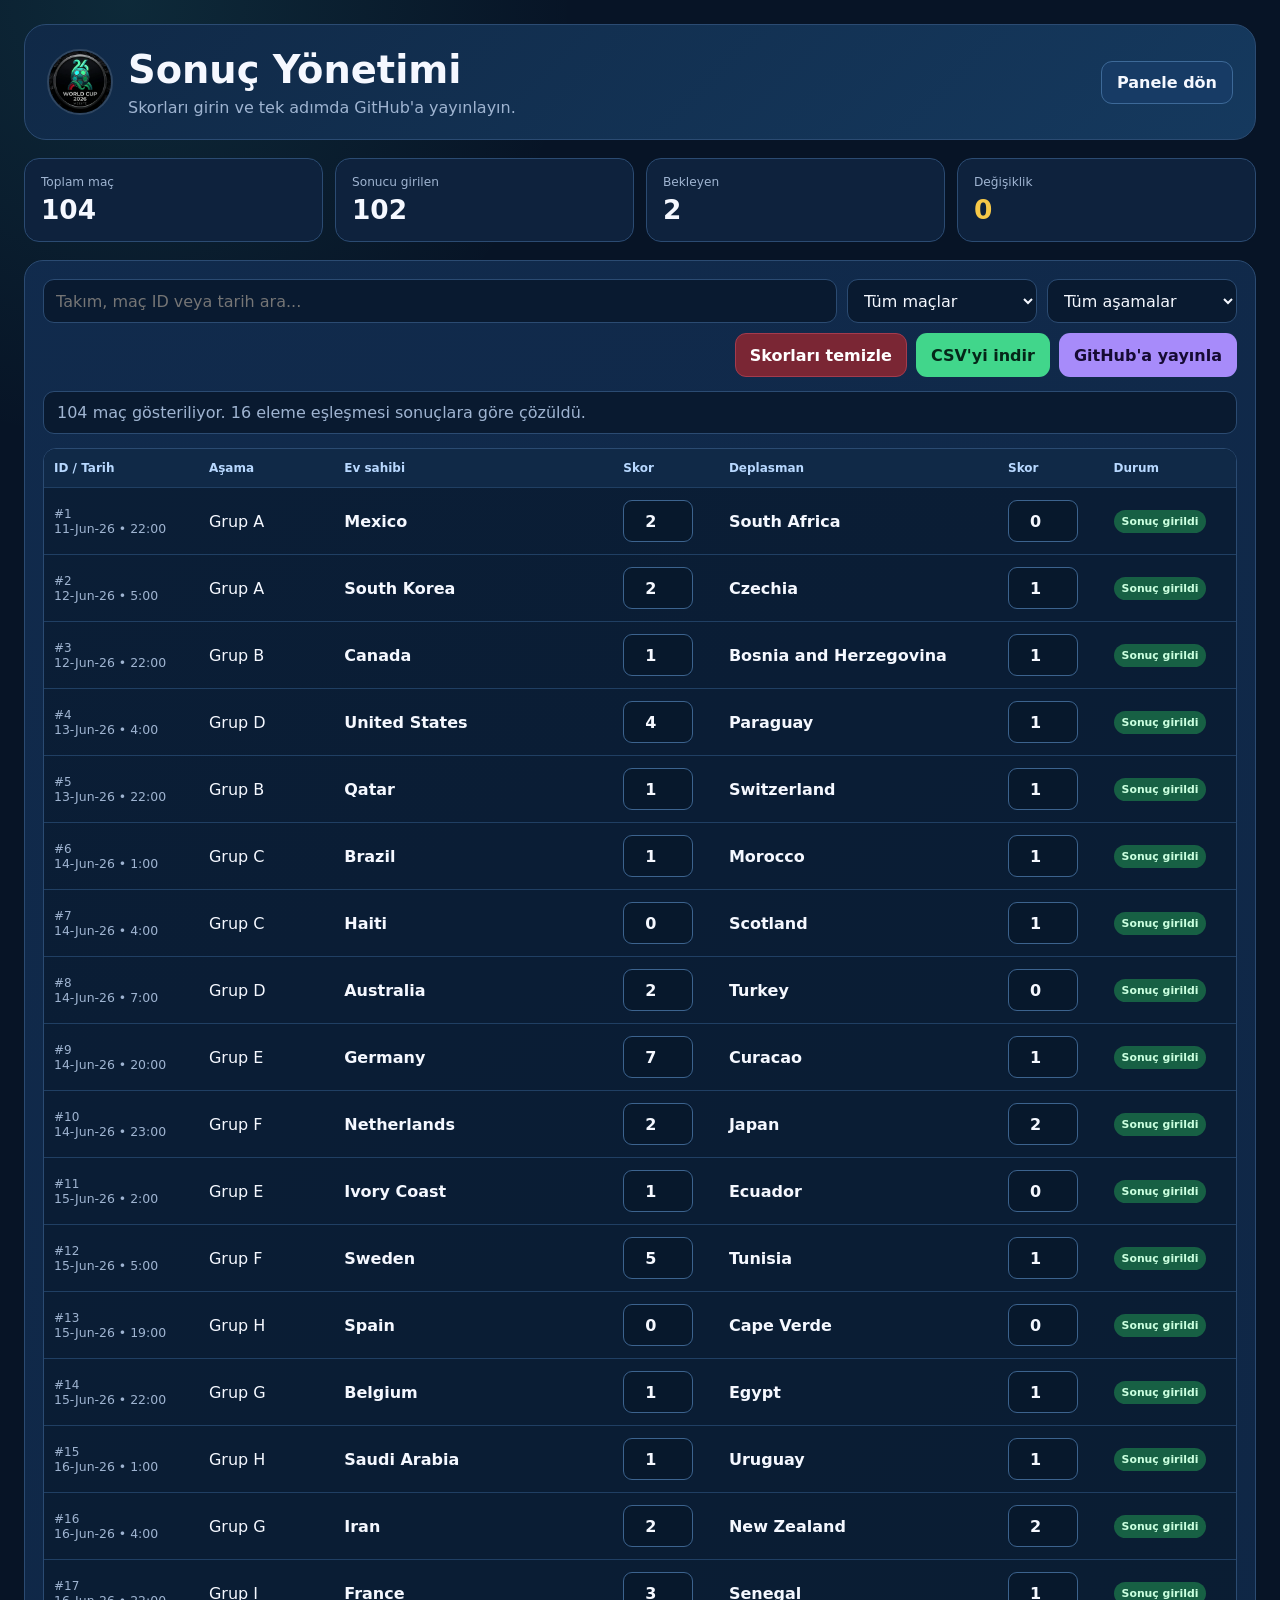
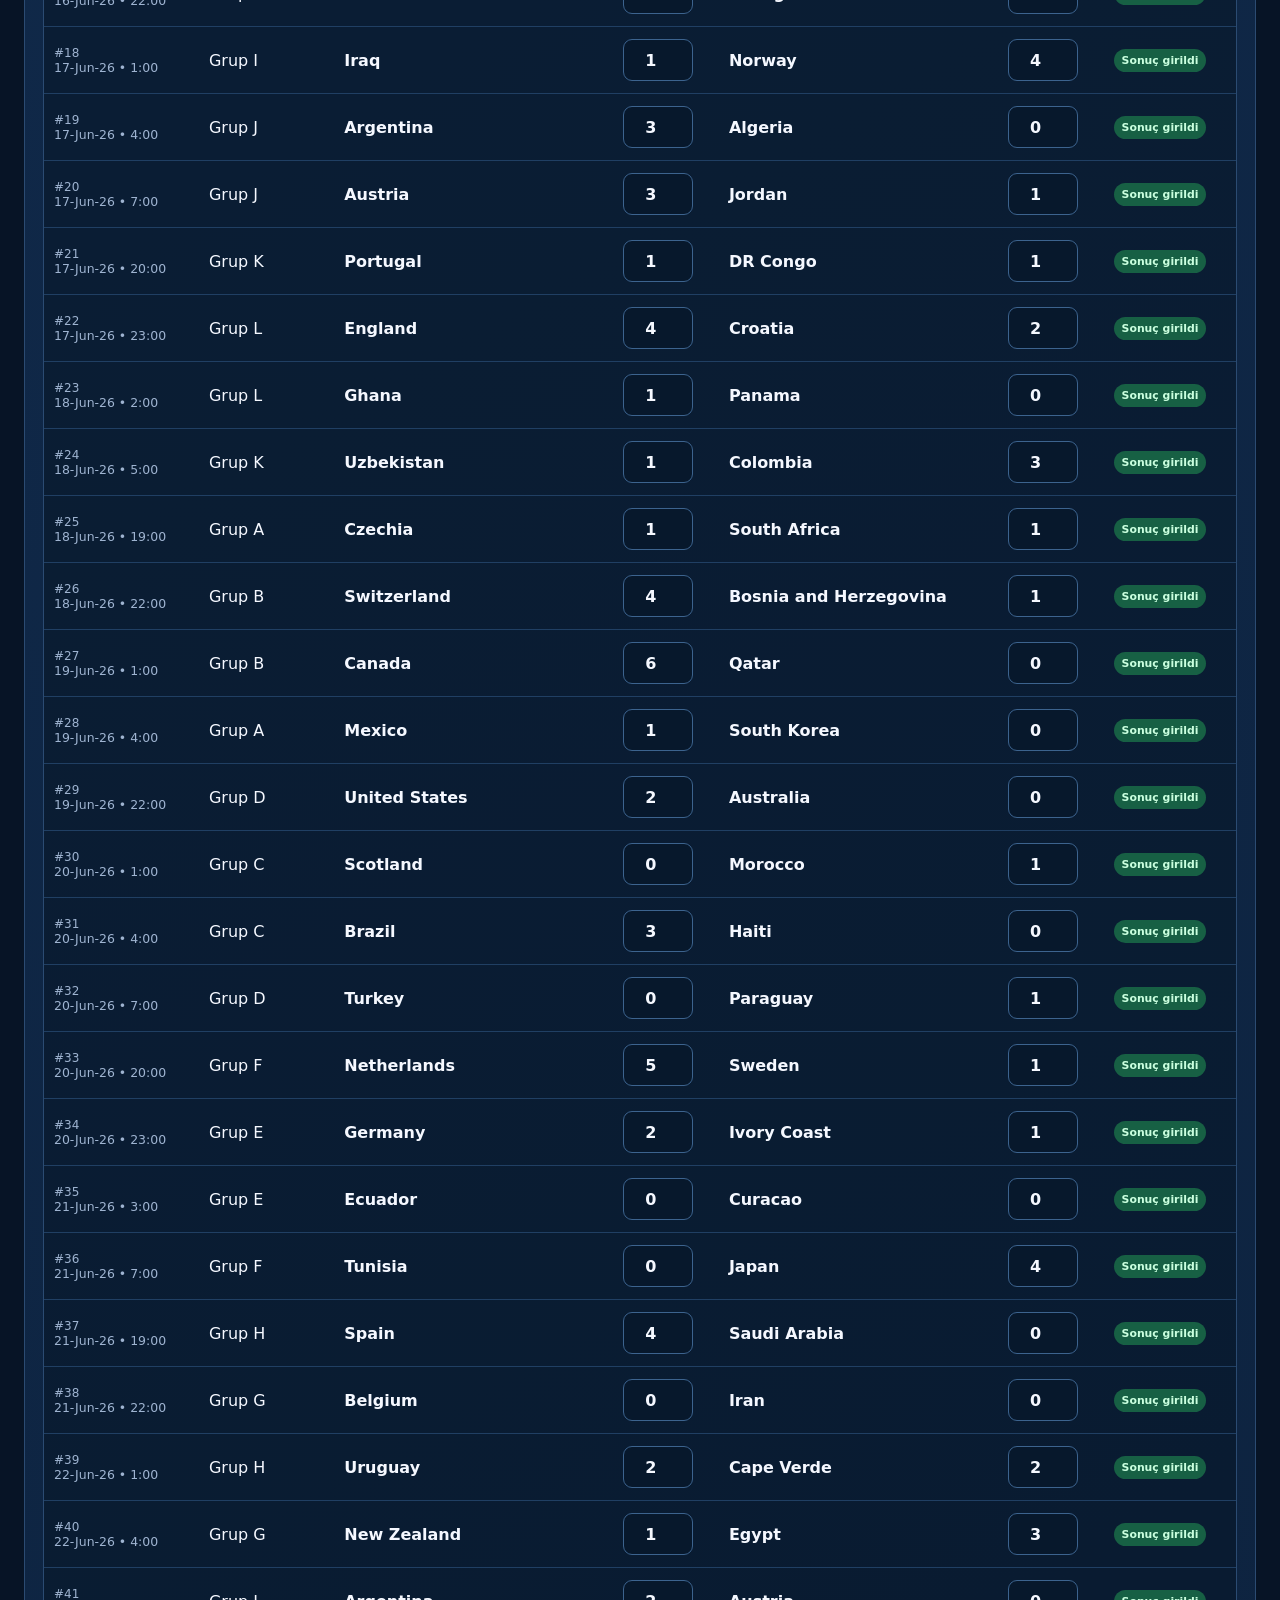
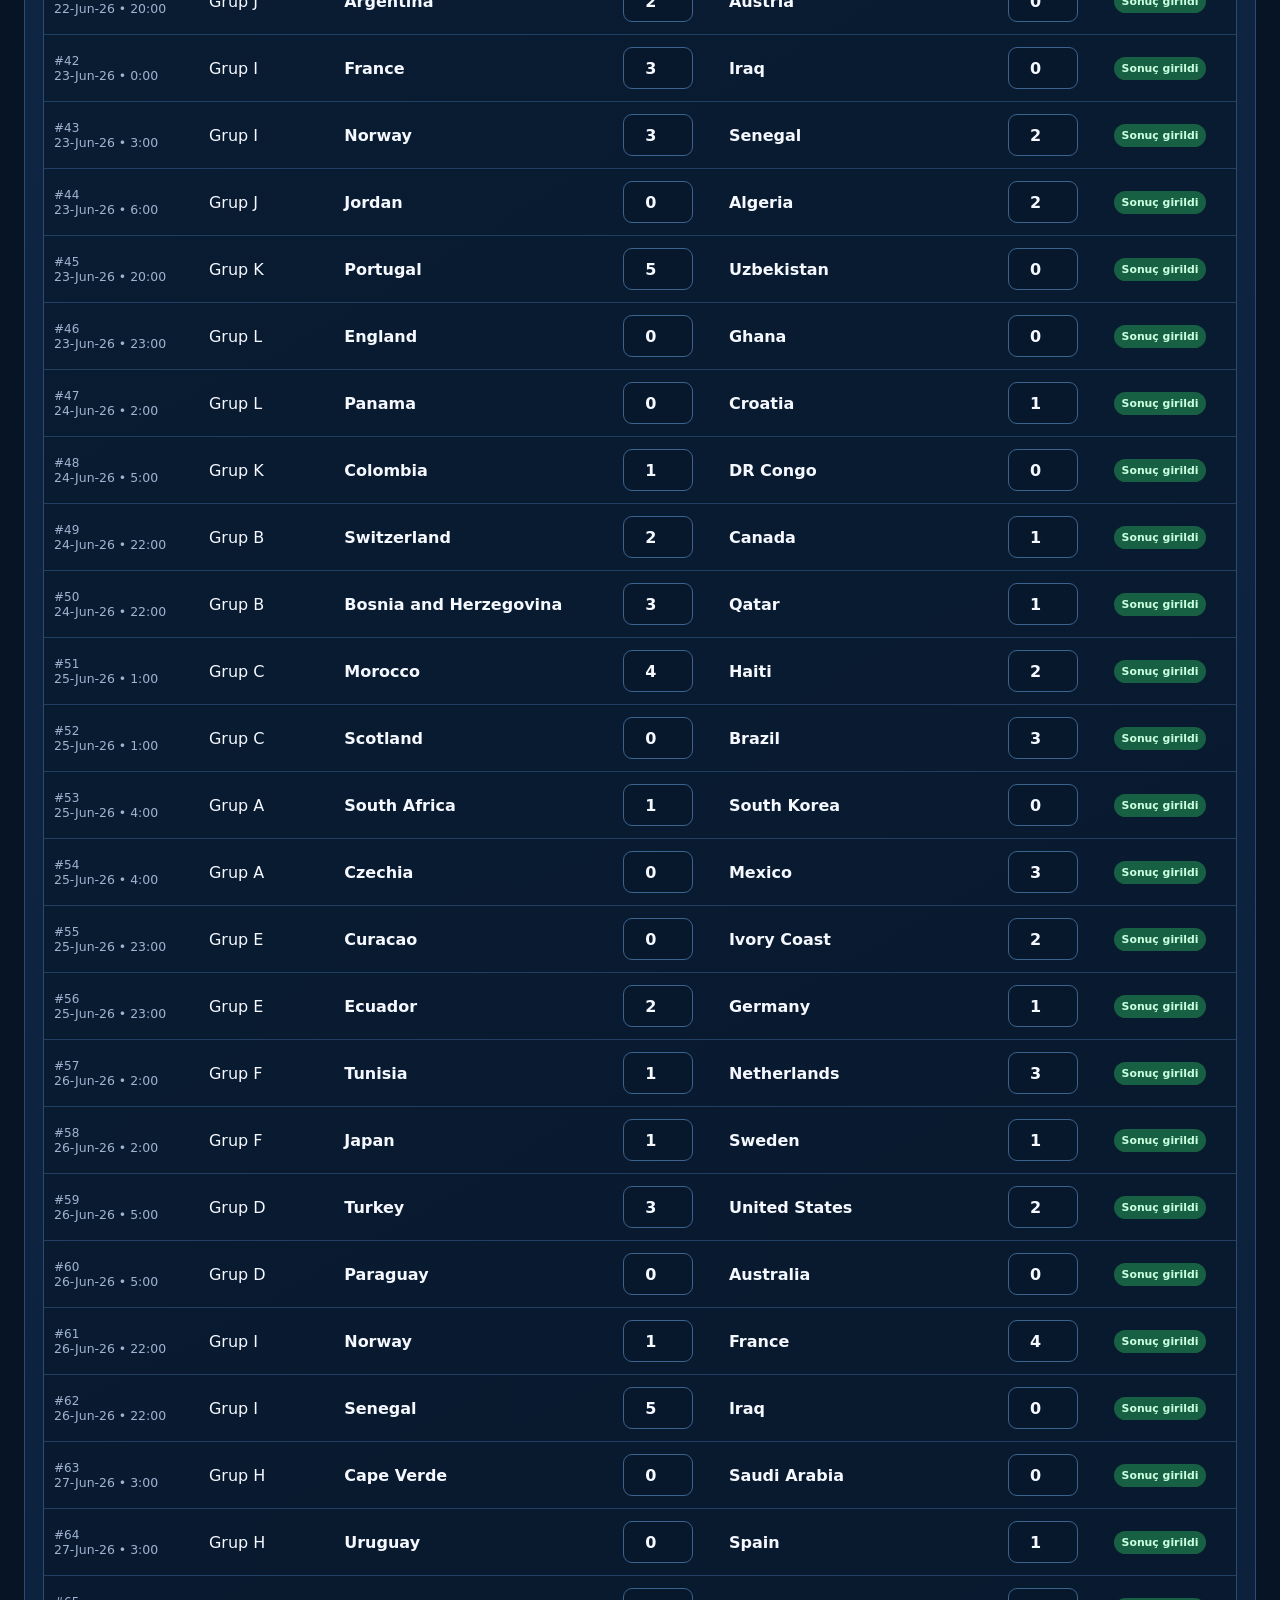
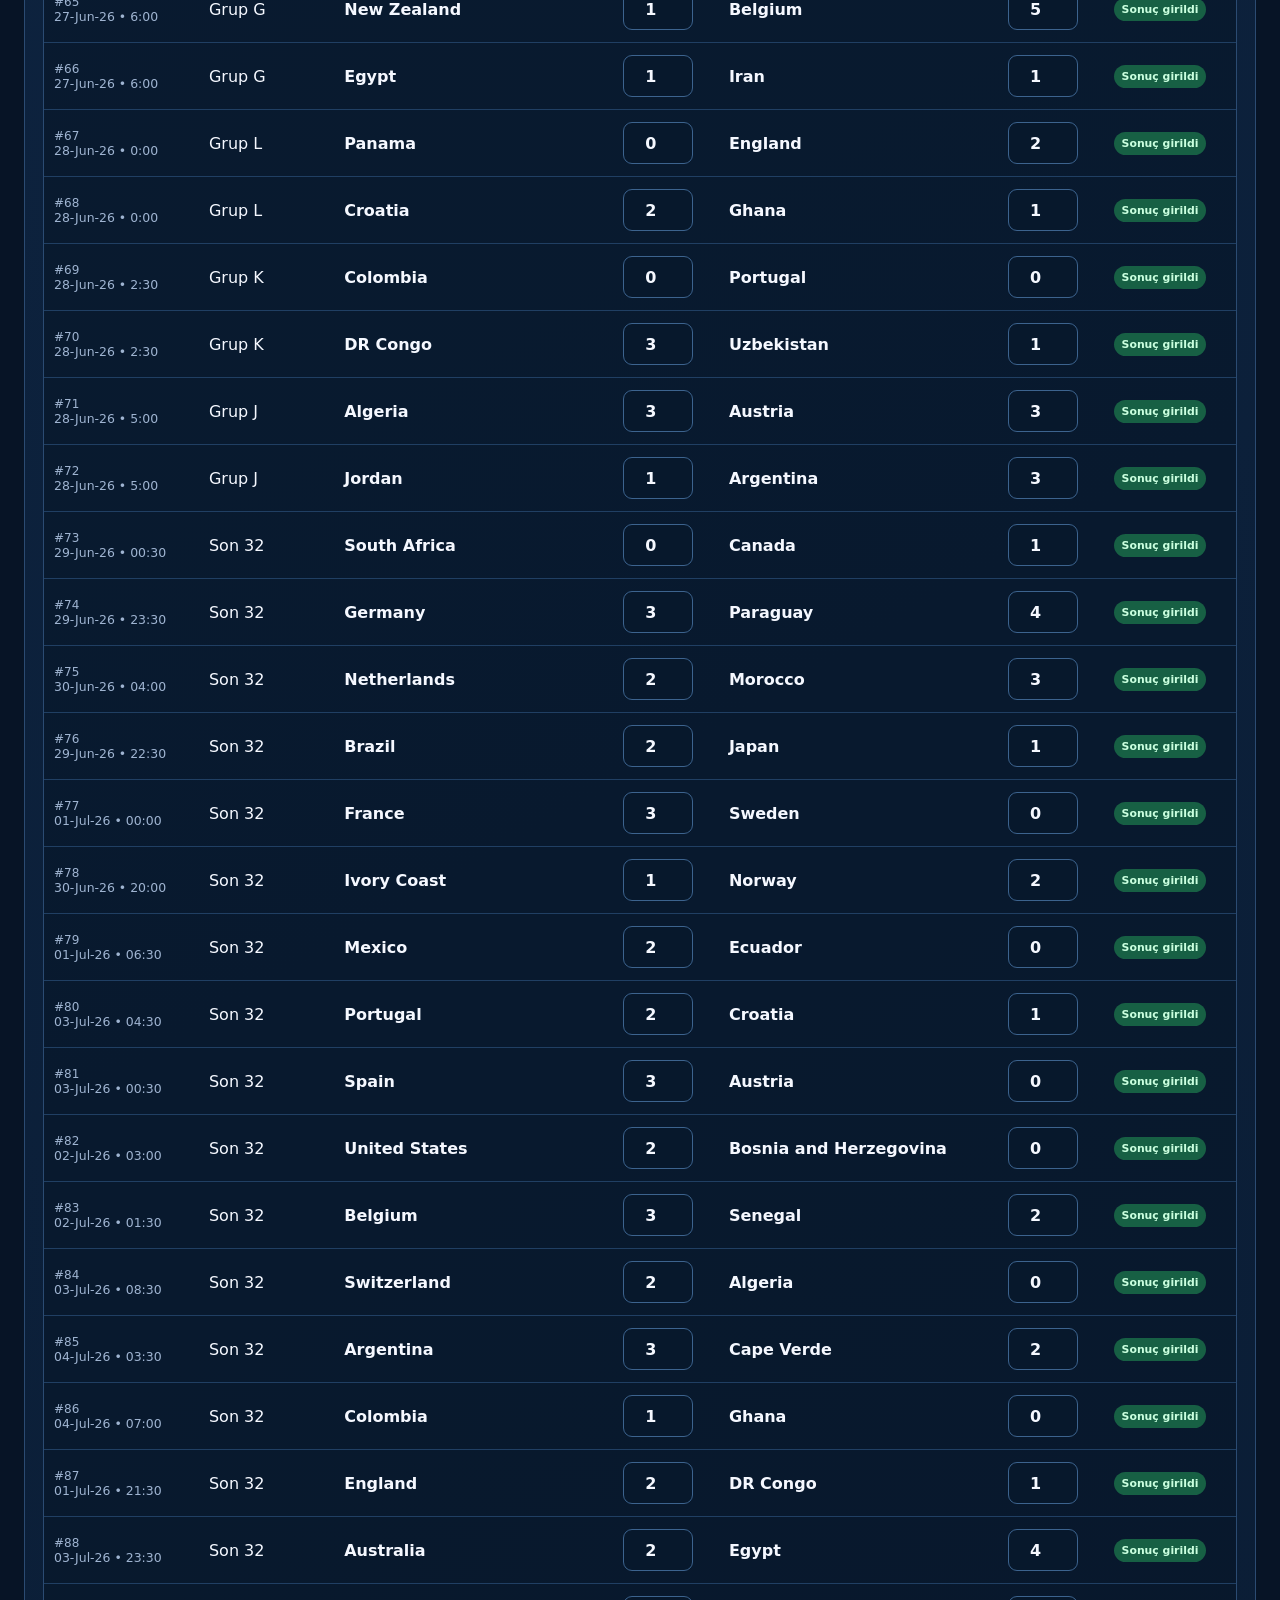
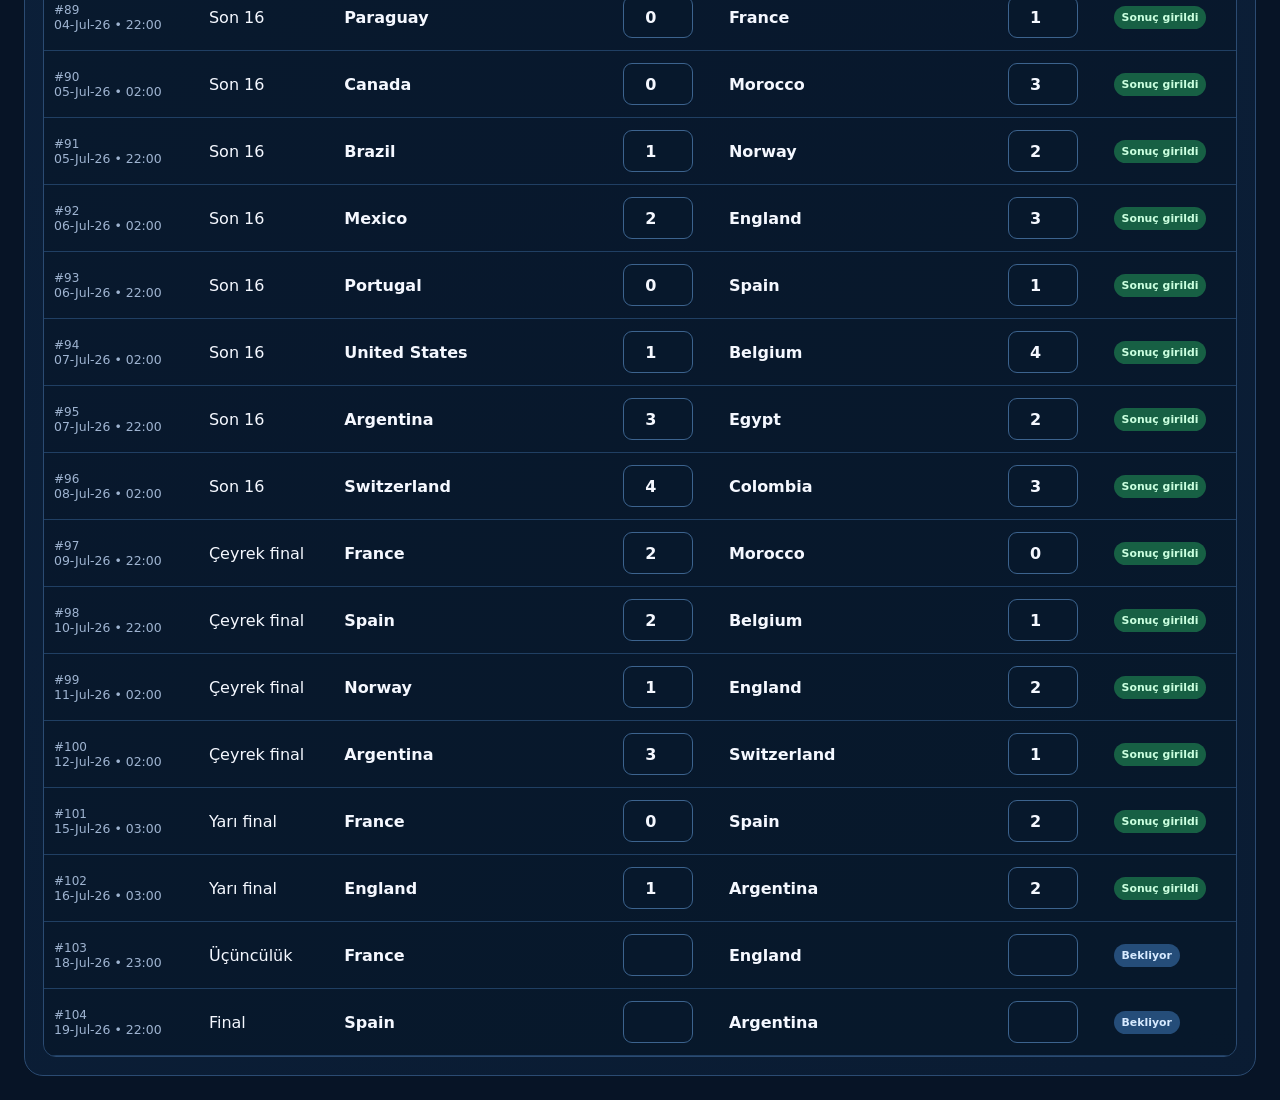
<file: manage_matches.html>
<!DOCTYPE html>
<html lang="tr"><head><meta charset="UTF-8"><meta name="viewport" content="width=device-width,initial-scale=1"><meta name="theme-color" content="#071426"><title>Sonuç Yönetimi | 2026 Dünya Kupası</title><link rel="icon" href="logo.webp"><style>
:root{--bg:#071426;--panel:#0e223d;--soft:#091a30;--line:#2b4b72;--text:#f5f8ff;--muted:#9fb4d1;--blue:#55a6ff;--green:#41d68b;--gold:#f7c948;--purple:#a78bfa}*{box-sizing:border-box}body{margin:0;min-width:320px;color:var(--text);background:radial-gradient(circle at 10% 0,rgba(67,215,210,.11),transparent 28rem),var(--bg);font-family:Inter,system-ui,"Segoe UI",sans-serif}button,input,select{font:inherit}button:focus-visible,input:focus-visible,select:focus-visible,a:focus-visible{outline:3px solid rgba(85,166,255,.5);outline-offset:2px}.page{width:min(1380px,100%);margin:auto;padding:24px}.topbar{display:flex;justify-content:space-between;align-items:center;gap:18px;margin-bottom:18px;padding:22px;background:linear-gradient(135deg,#102947,#15395e);border:1px solid var(--line);border-radius:22px}.brand{display:flex;align-items:center;gap:15px}.brand img{width:66px;height:66px;border-radius:50%;object-fit:cover;border:2px solid rgba(255,255,255,.13)}h1{margin:0;font-size:clamp(1.55rem,4vw,2.4rem)}p{margin:6px 0 0;color:var(--muted)}.back{flex:0 0 auto;padding:11px 15px;color:var(--text);background:#173b65;border:1px solid #3d6998;border-radius:11px;font-weight:750;text-decoration:none}.summary{display:grid;grid-template-columns:repeat(4,minmax(0,1fr));gap:12px;margin-bottom:18px}.summary-card{padding:16px;background:var(--panel);border:1px solid var(--line);border-radius:15px}.summary-label{color:var(--muted);font-size:.76rem}.summary-value{margin-top:5px;font-size:1.65rem;font-weight:850}.changed .summary-value{color:var(--gold)}.panel{padding:18px;background:linear-gradient(150deg,rgba(17,43,77,.98),rgba(10,28,51,.98));border:1px solid var(--line);border-radius:19px}.toolbar{display:flex;align-items:center;gap:10px;margin-bottom:14px;flex-wrap:wrap}.search{flex:1 1 300px}.filter{flex:0 1 190px}.search input,.filter select{width:100%;min-height:44px;padding:10px 12px;color:var(--text);background:var(--soft);border:1px solid var(--line);border-radius:11px}.actions{display:flex;gap:9px;margin-left:auto}.button{min-height:44px;padding:10px 14px;border:1px solid transparent;border-radius:11px;cursor:pointer;font-weight:800}.save{color:#052619;background:var(--green)}.publish{color:#160b33;background:var(--purple)}.clear{color:#fff;background:#7a2634;border-color:#a43b4d}.button:disabled{opacity:.6;cursor:wait}.status{margin:0 0 14px;padding:11px 13px;color:var(--muted);background:var(--soft);border:1px solid var(--line);border-radius:11px}.status.error{color:#ffd1d6;border-color:#984252;background:#3c1e28}.status.success{color:#caffdf;border-color:#277153;background:#103d2e}.table-wrap{overflow-x:auto;border:1px solid var(--line);border-radius:13px}table{width:100%;min-width:900px;border-collapse:collapse;background:rgba(7,20,38,.55)}th,td{padding:12px 10px;border-bottom:1px solid #203f63;text-align:left;vertical-align:middle}th{position:sticky;top:0;z-index:1;color:#b8d8ff;background:#102947;font-size:.75rem}tbody tr:hover{background:rgba(85,166,255,.07)}.match-id{color:var(--muted);font-size:.75rem}.match-date{color:var(--muted);font-size:.78rem}.team{min-width:155px;font-weight:750}.score{width:70px;min-height:42px;padding:7px;color:var(--text);background:#07182c;border:1px solid #3c638e;border-radius:9px;text-align:center;font-size:1rem;font-weight:850}.badge{display:inline-block;padding:5px 8px;border-radius:999px;font-size:.68rem;font-weight:850;white-space:nowrap}.played{color:#caffdf;background:#176044}.scheduled{color:#d7eaff;background:#254d79}.empty{padding:30px;color:var(--muted);text-align:center}.modal[hidden]{display:none}.modal{position:fixed;inset:0;z-index:20;display:grid;place-items:center;padding:18px;background:rgba(2,10,21,.78);backdrop-filter:blur(7px)}.modal-card{width:min(520px,100%);padding:22px;background:#102947;border:1px solid #436993;border-radius:18px;box-shadow:0 24px 70px rgba(0,0,0,.45)}.modal-card h2{margin:0 0 8px}.modal-card p{line-height:1.55}.token-field{display:block;margin-top:18px}.token-field span{display:block;margin-bottom:7px;color:#c8dcf5;font-size:.8rem;font-weight:750}.token-field input{width:100%;min-height:46px;padding:10px 12px;color:var(--text);background:#07182c;border:1px solid #4b719b;border-radius:10px}.token-help{margin-top:10px;padding:11px;color:var(--muted);background:var(--soft);border-radius:10px;font-size:.78rem;line-height:1.5}.token-help a{color:#9fcbff}.modal-actions{display:flex;justify-content:flex-end;gap:9px;margin-top:18px}.secondary{color:var(--text);background:#26476d;border-color:#466c98}.sr-only{position:absolute;width:1px;height:1px;padding:0;margin:-1px;overflow:hidden;clip:rect(0,0,0,0);white-space:nowrap;border:0}@media(max-width:760px){.page{padding:14px}.topbar{align-items:flex-start;flex-direction:column;padding:18px}.back{width:100%;text-align:center}.summary{grid-template-columns:repeat(2,1fr)}.panel{padding:13px}.search,.filter,.actions{width:100%;flex-basis:100%}.actions{margin-left:0}.actions .button{flex:1}.table-wrap{overflow:visible;border:0}table,tbody{display:block;min-width:0}thead{display:none}tbody{display:grid;gap:10px}tbody tr{display:grid;grid-template-columns:1fr 1fr;gap:9px;padding:13px;background:rgba(13,36,65,.84);border:1px solid var(--line);border-radius:13px}td{display:block;padding:0;border:0}td:before{content:attr(data-label);display:block;margin-bottom:4px;color:var(--muted);font-size:.65rem;font-weight:750}.status-cell{grid-column:1/-1}.score{width:100%}}
.team-source{display:block;margin-top:4px;color:var(--muted);font-size:.68rem;font-weight:650}.team-unresolved{color:#d7eaff}
</style></head><body><main class="page"><header class="topbar"><div class="brand"><img src="logo.webp" alt=""><div><h1>Sonuç Yönetimi</h1><p>Skorları girin ve tek adımda GitHub'a yayınlayın.</p></div></div><a class="back" href="index.html">Panele dön</a></header><section class="summary" aria-label="Maç özeti"><article class="summary-card"><div class="summary-label">Toplam maç</div><div id="totalCount" class="summary-value">-</div></article><article class="summary-card"><div class="summary-label">Sonucu girilen</div><div id="playedCount" class="summary-value">-</div></article><article class="summary-card"><div class="summary-label">Bekleyen</div><div id="pendingCount" class="summary-value">-</div></article><article class="summary-card changed"><div class="summary-label">Değişiklik</div><div id="changedCount" class="summary-value">0</div></article></section><section class="panel"><div class="toolbar"><label class="search"><span class="sr-only">Takım veya maç ara</span><input id="searchInput" type="search" placeholder="Takım, maç ID veya tarih ara..." autocomplete="off"></label><label class="filter"><span class="sr-only">Sonuç durumu</span><select id="statusFilter"><option value="all">Tüm maçlar</option><option value="pending">Sonucu bekleyenler</option><option value="played">Sonucu girilenler</option></select></label><label class="filter"><span class="sr-only">Turnuva aşaması</span><select id="stageFilter"><option value="all">Tüm aşamalar</option><option value="Group">Grup aşaması</option><option value="knockout">Eleme aşaması</option></select></label><div class="actions"><button id="clearButton" class="button clear" type="button">Skorları temizle</button><button id="downloadButton" class="button save" type="button">CSV'yi indir</button><button id="publishButton" class="button publish" type="button">GitHub'a yayınla</button></div></div><div id="status" class="status" role="status" aria-live="polite">Maçlar yükleniyor...</div><div class="table-wrap"><table><thead><tr><th>ID / Tarih</th><th>Aşama</th><th>Ev sahibi</th><th>Skor</th><th>Deplasman</th><th>Skor</th><th>Durum</th></tr></thead><tbody id="matchRows"></tbody></table></div></section></main><div id="publishModal" class="modal" role="dialog" aria-modal="true" aria-labelledby="publishTitle" hidden><div class="modal-card"><h2 id="publishTitle">Sonuçları GitHub'a yayınla</h2><p>Değişiklikler doğrudan <strong>matches.csv</strong> dosyasına commit edilir. Her yayın Git geçmişinde yedeklenir.</p><label class="token-field"><span>Fine-grained GitHub erişim anahtarı</span><input id="tokenInput" type="password" autocomplete="off" spellcheck="false" placeholder="github_pat_..."></label><div class="token-help">Anahtar yalnızca bu işlem sırasında bellekte tutulur; siteye veya tarayıcı depolamasına kaydedilmez. Anahtarı <a href="https://github.com/settings/personal-access-tokens/new" target="_blank" rel="noopener noreferrer">GitHub ayarlarından</a> yalnızca bu depo için oluşturun ve <strong>Contents: Read and write</strong> izni verin.</div><div class="modal-actions"><button id="cancelPublishButton" class="button secondary" type="button">Vazgeç</button><button id="confirmPublishButton" class="button publish" type="button">Yayınla</button></div></div></div><script>
const headers=["match_id","stage","group_name","match_date","match_time","home_team","away_team","home_score","away_score","status","venue","city"],repository="bilgihazirlik15-maker/bilgihazirlik15-maker-world-cup-dashboard",branch="main";let matches=[],changedRows=new Set(),searchTerm="",statusFilter="all",stageFilter="all";const $=id=>document.getElementById(id),esc=value=>String(value??"").replaceAll("&","&amp;").replaceAll("<","&lt;").replaceAll(">","&gt;").replaceAll('"',"&quot;").replaceAll("'","&#039;");function split(line){const cells=[];let cell="",quoted=false;for(let i=0;i<line.length;i++){const c=line[i];if(c==='"'&&quoted&&line[i+1]==='"'){cell+='"';i++}else if(c==='"')quoted=!quoted;else if(c===","&&!quoted){cells.push(cell);cell=""}else cell+=c}cells.push(cell);return cells}function parseCsv(text){const lines=text.replace(/^\uFEFF/,"").trim().split(/\r?\n/).filter(Boolean),csvHeaders=split(lines[0]).map(v=>v.trim());return lines.slice(1).map(line=>{const values=split(line);return Object.fromEntries(csvHeaders.map((header,index)=>[header,(values[index]||"").trim()]))})}function hasScore(match){return String(match.home_score??"").trim()!==""&&String(match.away_score??"").trim()!==""}function syncStatus(match){match.status=hasScore(match)?"played":"scheduled"}function stageLabel(match){if(match.stage==="Group")return`Grup ${match.group_name||""}`;return{"Round of 32":"Son 32","Round of 16":"Son 16","Quarter-final":"Çeyrek final","Semi-final":"Yarı final","Third place":"Üçüncülük",Final:"Final"}[match.stage]||match.stage}function filtered(){return matches.filter(match=>{const played=hasScore(match);if(statusFilter==="played"&&!played||statusFilter==="pending"&&played||stageFilter==="Group"&&match.stage!=="Group"||stageFilter==="knockout"&&match.stage==="Group")return false;if(searchTerm&&!([match.match_id,match.match_date,match.home_team,match.away_team,match.city,match.venue].join(" ").toLocaleLowerCase("tr-TR").includes(searchTerm)))return false;return true})}function updateSummary(){const played=matches.filter(hasScore).length;$("totalCount").textContent=matches.length;$("playedCount").textContent=played;$("pendingCount").textContent=matches.length-played;$("changedCount").textContent=changedRows.size}function render(){const visible=filtered();$("matchRows").innerHTML=visible.length?visible.map(match=>{const index=matches.indexOf(match),played=hasScore(match);return`<tr><td data-label="ID / Tarih"><div class="match-id">#${esc(match.match_id)}</div><div class="match-date">${esc(match.match_date)} • ${esc(match.match_time)}</div></td><td data-label="Aşama">${esc(stageLabel(match))}</td><td data-label="Ev sahibi" class="team">${esc(match.home_team)}</td><td data-label="Ev sahibi skoru"><input class="score" type="number" min="0" inputmode="numeric" aria-label="${esc(match.home_team)} skoru" data-index="${index}" data-field="home_score" value="${esc(match.home_score)}"></td><td data-label="Deplasman" class="team">${esc(match.away_team)}</td><td data-label="Deplasman skoru"><input class="score" type="number" min="0" inputmode="numeric" aria-label="${esc(match.away_team)} skoru" data-index="${index}" data-field="away_score" value="${esc(match.away_score)}"></td><td data-label="Durum" class="status-cell"><span class="badge ${played?"played":"scheduled"}">${played?"Sonuç girildi":"Bekliyor"}</span></td></tr>`}).join(""):'<tr><td class="empty" colspan="7">Bu filtrelere uygun maç bulunamadı.</td></tr>';updateSummary();$("status").className="status";$("status").textContent=`${visible.length} maç gösteriliyor.`}function updateScore(input){const index=Number(input.dataset.index),field=input.dataset.field,value=input.value===""?"":String(Math.max(0,Math.trunc(Number(input.value))));input.value=value;matches[index][field]=value;syncStatus(matches[index]);changedRows.add(index);render()}function escapeCsv(value){const text=String(value??"");return/[",\n]/.test(text)?`"${text.replaceAll('"','""')}"`:text}function buildCsv(){matches.forEach(syncStatus);return[headers.join(","),...matches.map(match=>headers.map(header=>escapeCsv(match[header])).join(","))].join("\n")+"\n"}function validate(){const invalid=matches.filter(match=>{const home=String(match.home_score??"").trim(),away=String(match.away_score??"").trim();if((home==="")!==(away===""))return true;if(home===""&&away==="")return false;return!Number.isInteger(Number(home))||!Number.isInteger(Number(away))||Number(home)<0||Number(away)<0});if(!invalid.length)return true;$("status").className="status error";$("status").textContent=`Yayınlama durduruldu: ${invalid.length} maçta skor eksik veya geçersiz.`;return false}function downloadCsv(){if(!validate())return;const blob=new Blob([buildCsv()],{type:"text/csv;charset=utf-8"}),url=URL.createObjectURL(blob),link=document.createElement("a");link.href=url;link.download="matches.csv";link.click();URL.revokeObjectURL(url);changedRows.clear();updateSummary();$("status").className="status success";$("status").textContent="Güncel matches.csv indirildi."}function encode64(text){const bytes=new TextEncoder().encode(text);let binary="";for(let offset=0;offset<bytes.length;offset+=8192)binary+=String.fromCharCode(...bytes.subarray(offset,offset+8192));return btoa(binary)}function openModal(){if(!changedRows.size){$("status").className="status";$("status").textContent="Yayınlanacak bir değişiklik bulunmuyor.";return}if(!validate())return;$("publishModal").hidden=false;$("tokenInput").value="";setTimeout(()=>$("tokenInput").focus(),0)}function closeModal(){$("tokenInput").value="";$("publishModal").hidden=true}async function publish(){const token=$("tokenInput").value.trim();if(!token){$("tokenInput").focus();return}if(!validate()){closeModal();return}const button=$("confirmPublishButton");button.disabled=true;button.textContent="Yayınlanıyor...";const api=`https://api.github.com/repos/${repository}/contents/matches.csv`,requestHeaders={Accept:"application/vnd.github+json",Authorization:`Bearer ${token}`,"X-GitHub-Api-Version":"2022-11-28"};try{const currentResponse=await fetch(`${api}?ref=${encodeURIComponent(branch)}`,{headers:requestHeaders,cache:"no-store"});if(!currentResponse.ok)throw new Error(currentResponse.status===401||currentResponse.status===403?"Anahtar geçersiz veya Contents yazma izni bulunmuyor.":"GitHub'daki mevcut dosya okunamadı.");const current=await currentResponse.json(),updateResponse=await fetch(api,{method:"PUT",headers:{...requestHeaders,"Content-Type":"application/json"},body:JSON.stringify({message:`Maç sonuçlarını güncelle (${new Date().toLocaleString("tr-TR")})`,content:encode64(buildCsv()),sha:current.sha,branch})});if(!updateResponse.ok){if(updateResponse.status===409)throw new Error("Dosya siz çalışırken değişti. Sayfayı yenileyip tekrar deneyin.");if(updateResponse.status===401||updateResponse.status===403)throw new Error("Anahtar geçersiz veya Contents yazma izni bulunmuyor.");throw new Error("GitHub güncellemeyi kabul etmedi.")}changedRows.clear();closeModal();updateSummary();$("status").className="status success";$("status").textContent="Sonuçlar GitHub'a yayınlandı. Ana panel birkaç dakika içinde güncellenecek."}catch(error){$("tokenInput").value="";$("status").className="status error";$("status").textContent=`Yayınlama hatası: ${error.message}`;closeModal()}finally{button.disabled=false;button.textContent="Yayınla"}}function clearScores(){if(!confirm("Tüm maç skorları silinecek. Devam edilsin mi?"))return;matches.forEach((match,index)=>{if(match.home_score||match.away_score)changedRows.add(index);match.home_score="";match.away_score="";syncStatus(match)});render();$("status").className="status success";$("status").textContent="Skorlar temizlendi. Değişikliği GitHub'a yayınlayabilir veya CSV olarak indirebilirsiniz."}async function load(){try{const response=await fetch("matches.csv");if(!response.ok)throw new Error("matches.csv yüklenemedi");matches=parseCsv(await response.text());matches.forEach(syncStatus);render()}catch(error){console.error(error);$("status").className="status error";$("status").textContent=`Hata: ${error.message}`}}$("matchRows").addEventListener("change",event=>{if(event.target.matches(".score"))updateScore(event.target)});$("searchInput").addEventListener("input",event=>{searchTerm=event.target.value.trim().toLocaleLowerCase("tr-TR");render()});$("statusFilter").addEventListener("change",event=>{statusFilter=event.target.value;render()});$("stageFilter").addEventListener("change",event=>{stageFilter=event.target.value;render()});$("downloadButton").addEventListener("click",downloadCsv);$("publishButton").addEventListener("click",openModal);$("cancelPublishButton").addEventListener("click",closeModal);$("confirmPublishButton").addEventListener("click",publish);$("publishModal").addEventListener("click",event=>{if(event.target===$("publishModal"))closeModal()});$("tokenInput").addEventListener("keydown",event=>{if(event.key==="Enter")publish();if(event.key==="Escape")closeModal()});$("clearButton").addEventListener("click",clearScores);addEventListener("beforeunload",event=>{if(!changedRows.size)return;event.preventDefault();event.returnValue=""});load();
</script><script>
function winnerSide(match){if(!hasScore(match))return"";const home=Number(match.home_score),away=Number(match.away_score);if(home>away)return"home";if(away>home)return"away";return""}
function winnerTeam(match){const side=winnerSide(match);return side?match[`${side}_team`]:""}
function loserTeam(match){const side=winnerSide(match);if(!side)return"";return side==="home"?match.away_team:match.home_team}
function cleanChoiceName(name){return String(name||"").replace(/\s+(galibi|mağlubu)$/i,"")}
function choiceTeam(source,type){const decided=type==="winner"?winnerTeam(source):loserTeam(source);if(decided)return decided;const home=cleanChoiceName(source.home_team),away=cleanChoiceName(source.away_team);if(!home||!away)return"";const suffix=type==="winner"?"galibi":"mağlubu";return`${home} / ${away} ${suffix}`}
function resolveMatches(){let resolved=matches.map(match=>({...match,_home_source:"",_away_source:""}));const originals=new Map(matches.map(match=>[String(match.match_id),match]));for(let pass=0;pass<6;pass++){const byId=new Map(resolved.map(match=>[String(match.match_id),match]));resolved=resolved.map(match=>{const original=originals.get(String(match.match_id))||match,next={...match};["home","away"].forEach(side=>{const field=`${side}_team`,label=original[field],reference=String(label).match(/^(Winner|Loser) Match (\d+)$/i);if(!reference)return;const source=byId.get(reference[2]),team=source?choiceTeam(source,reference[1].toLowerCase()):"";if(team){next[field]=team;next[`_${side}_source`]=label}});return next})}return new Map(resolved.map(match=>[match.match_id,match]))}
function displayMatch(match,resolvedMap){return resolvedMap.get(match.match_id)||match}
function teamCell(match,side){const team=match[`${side}_team`],unresolved=/^(Winner|Loser) Match \d+$/i.test(team);return`<span class="${unresolved?"team-unresolved":""}">${esc(team)}</span>`}
filtered=function(resolvedMap=resolveMatches()){return matches.filter(match=>{const display=displayMatch(match,resolvedMap),played=hasScore(match);if(statusFilter==="played"&&!played||statusFilter==="pending"&&played||stageFilter==="Group"&&match.stage!=="Group"||stageFilter==="knockout"&&match.stage==="Group")return false;if(searchTerm&&!([match.match_id,match.match_date,match.home_team,match.away_team,display.home_team,display.away_team,match.city,match.venue].join(" ").toLocaleLowerCase("tr-TR").includes(searchTerm)))return false;return true})}
render=function(){const resolvedMap=resolveMatches(),visible=filtered(resolvedMap),resolvedCount=visible.filter(match=>{const display=displayMatch(match,resolvedMap);return display._home_source||display._away_source}).length;$("matchRows").innerHTML=visible.length?visible.map(match=>{const index=matches.indexOf(match),display=displayMatch(match,resolvedMap),played=hasScore(match),homeLabel=display.home_team,awayLabel=display.away_team;return`<tr><td data-label="ID / Tarih"><div class="match-id">#${esc(match.match_id)}</div><div class="match-date">${esc(match.match_date)} • ${esc(match.match_time)}</div></td><td data-label="Aşama">${esc(stageLabel(match))}</td><td data-label="Ev sahibi" class="team">${teamCell(display,"home")}</td><td data-label="Ev sahibi skoru"><input class="score" type="number" min="0" inputmode="numeric" aria-label="${esc(homeLabel)} skoru" data-index="${index}" data-field="home_score" value="${esc(match.home_score)}"></td><td data-label="Deplasman" class="team">${teamCell(display,"away")}</td><td data-label="Deplasman skoru"><input class="score" type="number" min="0" inputmode="numeric" aria-label="${esc(awayLabel)} skoru" data-index="${index}" data-field="away_score" value="${esc(match.away_score)}"></td><td data-label="Durum" class="status-cell"><span class="badge ${played?"played":"scheduled"}">${played?"Sonuç girildi":"Bekliyor"}</span></td></tr>`}).join(""):'<tr><td class="empty" colspan="7">Bu filtrelere uygun maç bulunamadı.</td></tr>';updateSummary();$("status").className="status";$("status").textContent=`${visible.length} maç gösteriliyor.${resolvedCount?` ${resolvedCount} eleme eşleşmesi sonuçlara göre çözüldü.`:""}`}
</script></body></html>
</file>
